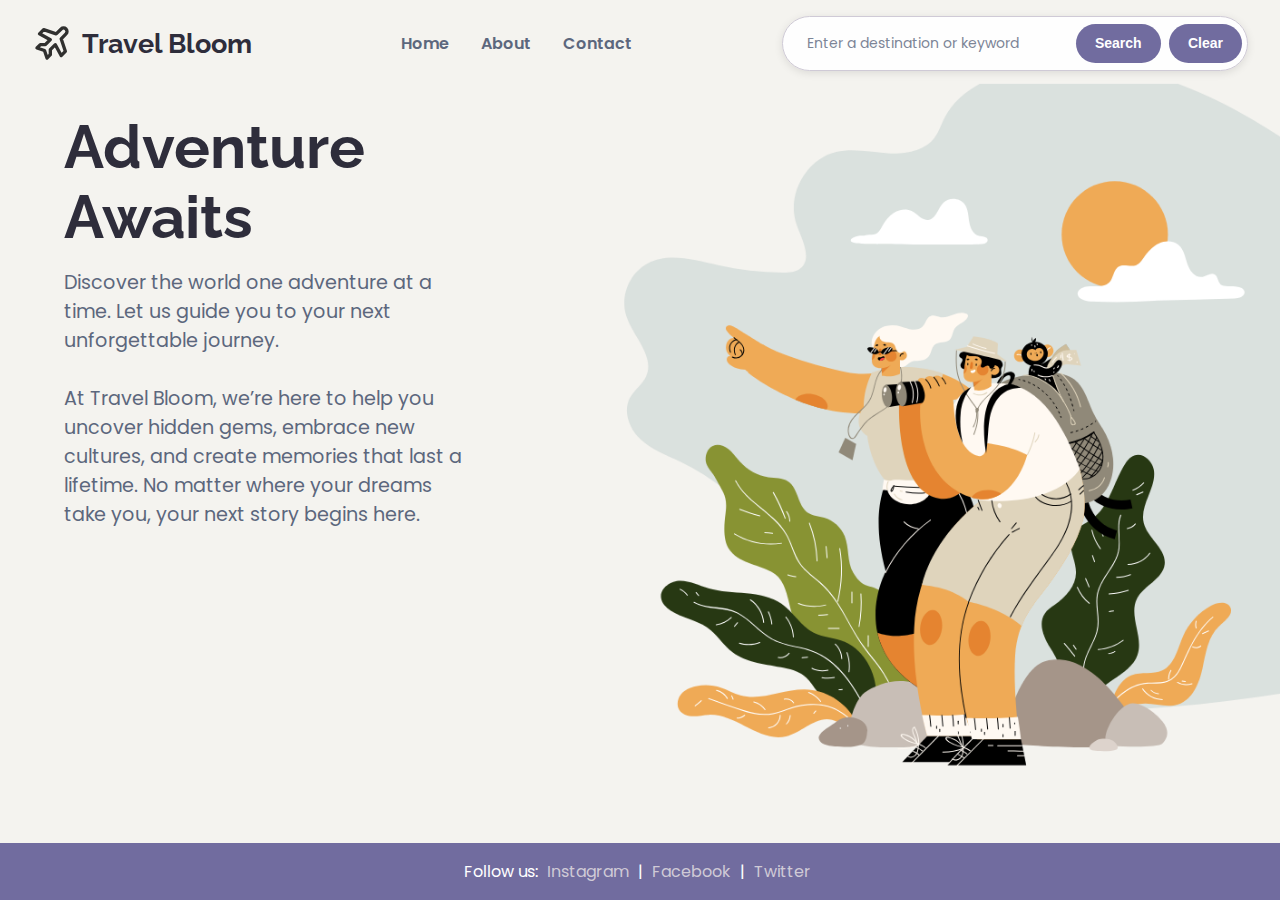
<file: index.html>
<!DOCTYPE html>
<html lang="en">
  <head>
    <meta charset="UTF-8" />
    <meta name="viewport" content="width=device-width, initial-scale=1.0" />
    <title>Travel Bloom</title>
    <link
      href="https://fonts.googleapis.com/css2?family=Poppins:wght@300;400;600&family=Raleway:wght@700&display=swap"
      rel="stylesheet" />
    <link rel="stylesheet" href="style.css" />
    <script src="script.js" defer></script>
    <link rel="icon" href="public/logo.svg" type="image/x-icon" />
  </head>
  <body>
    <nav class="navbar">
      <div class="nav-inner">
        <div class="nav-left">
          <img src="public/logo.svg" id="logo" />
          <span class="site-title">Travel Bloom</span>
        </div>

        <div class="nav-toggle" onclick="toggleNav()">☰</div>

        <div class="nav-center">
          <a href="index.html">Home</a>
          <a href="about.html">About</a>
          <a href="contact.html">Contact</a>
          <div class="search-wrapper-mobile">
            <div class="search-container">
              <input
                type="text"
                id="search-input-mobile"
                placeholder="Enter a destination or keyword" />
              <button onclick="search('mobile')">Search</button>
              <button onclick="reset()">Clear</button>
              <div id="search-results-mobile"></div>
            </div>
          </div>
        </div>
        <div class="nav-right">
          <div class="search-wrapper">
            <div class="search-container">
              <input
                type="text"
                id="search-input-desktop"
                placeholder="Enter a destination or keyword" />
              <button onclick="search('desktop')">Search</button>
              <button onclick="reset()">Clear</button>
            </div>
          </div>
        </div>
      </div>

      <div id="search-results"></div>
    </nav>

    <div class="layout-wrapper">
      <header class="hero">
        <div class="hero-content">
          <h1>Adventure Awaits</h1>
          <p>
            Discover the world one adventure at a time. Let us guide you to your
            next unforgettable journey. <br /><br />
            At Travel Bloom, we’re here to help you uncover hidden gems, embrace
            new cultures, and create memories that last a lifetime. No matter
            where your dreams take you, your next story begins here.
          </p>
        </div>
      </header>
    </div>

    <footer>
      <p>
        Follow us: <a href="#">Instagram</a> | <a href="#">Facebook</a> |
        <a href="#">Twitter</a>
      </p>
    </footer>
  </body>
</html>
</file>
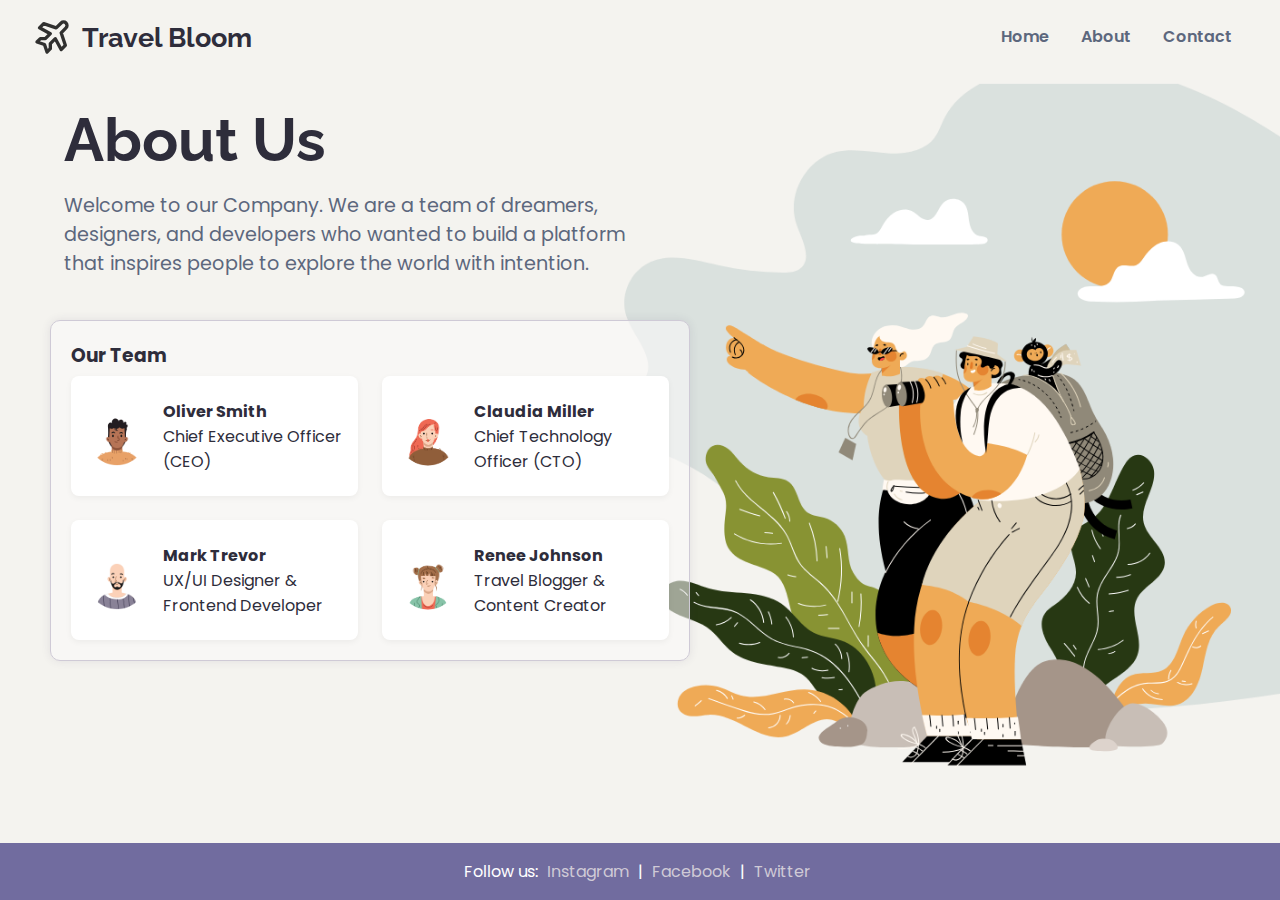
<file: about.html>
<!DOCTYPE html>
<html lang="en">
  <head>
    <meta charset="UTF-8" />
    <meta name="viewport" content="width=device-width, initial-scale=1.0" />
    <title>Travel Bloom</title>
    <link
      href="https://fonts.googleapis.com/css2?family=Poppins:wght@300;400;600&family=Raleway:wght@700&display=swap"
      rel="stylesheet" />
    <link rel="stylesheet" href="style.css" />
    <script src="script.js" defer></script>
    <link rel="icon" href="public/logo.svg" type="image/x-icon" />
  </head>
  <body>
    <nav class="navbar">
      <div class="nav-inner">
        <div class="nav-left">
          <img src="public/logo.svg" id="logo" />
          <span class="site-title">Travel Bloom</span>
        </div>

        <div class="nav-toggle" onclick="toggleNav()">☰</div>

        <div class="nav-center">
          <a href="index.html">Home</a>
          <a href="about.html">About</a>
          <a href="contact.html">Contact</a>
        </div>
      </div>
    </nav>

    <div class="layout-wrapper">
      <header class="hero">
        <div class="hero-content">
          <h1>About Us</h1>
          <p style="max-width: 600px">
            Welcome to our Company. We are a team of dreamers, designers, and
            developers who wanted to build a platform that inspires people to
            explore the world with intention.
          </p>
        </div>
      </header>
    </div>
    <div id="team-section"></div>

    <footer>
      <p>
        Follow us: <a href="#">Instagram</a> | <a href="#">Facebook</a> |
        <a href="#">Twitter</a>
      </p>
    </footer>
  </body>
</html>
</file>
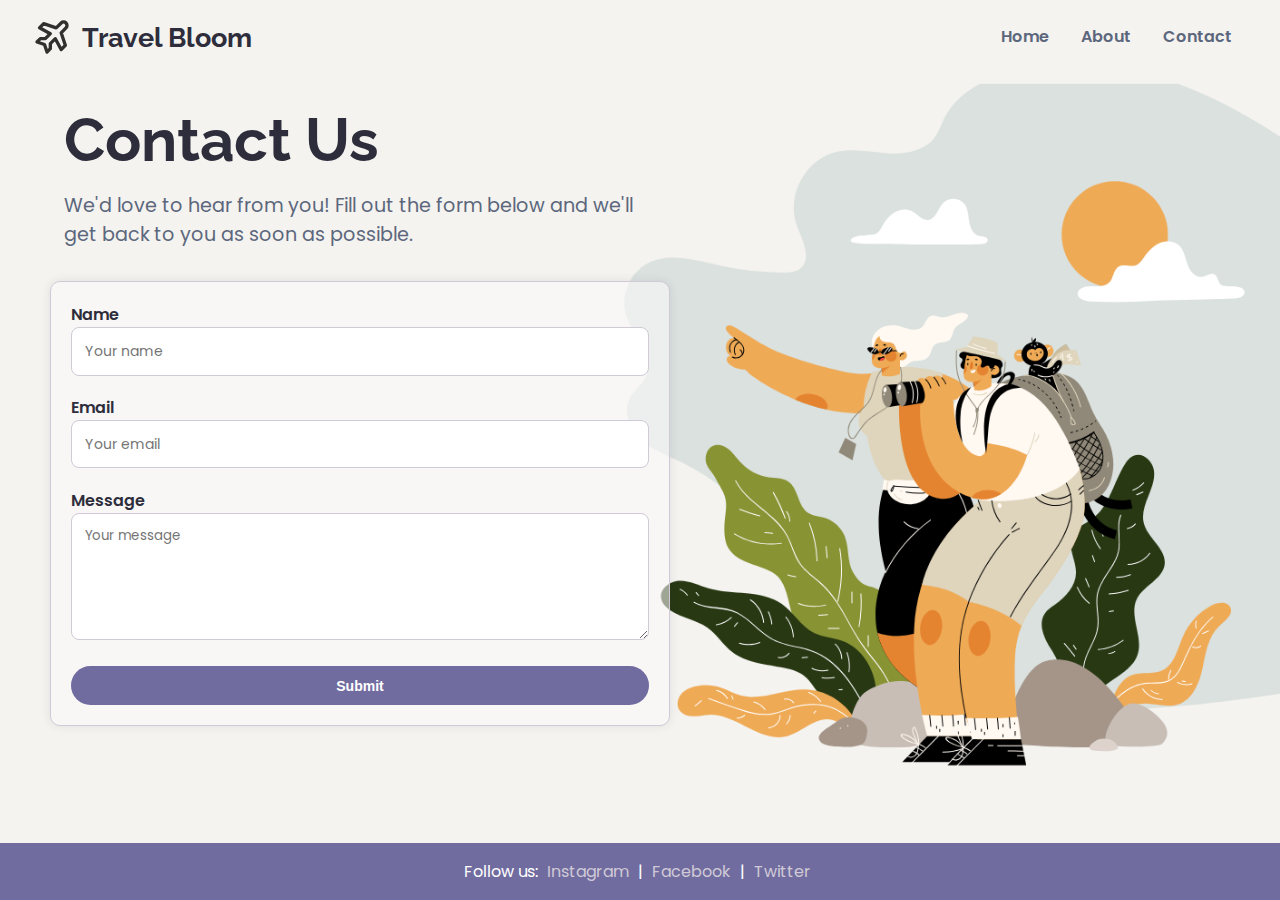
<file: contact.html>
<!DOCTYPE html>
<html lang="en">
  <head>
    <meta charset="UTF-8" />
    <meta name="viewport" content="width=device-width, initial-scale=1.0" />
    <title>Travel Bloom</title>
    <link
      href="https://fonts.googleapis.com/css2?family=Poppins:wght@300;400;600&family=Raleway:wght@700&display=swap"
      rel="stylesheet" />
    <link rel="stylesheet" href="style.css" />
    <script src="script.js" defer></script>
    <link rel="icon" href="public/logo.svg" type="image/x-icon" />
  </head>
  <body>
    <nav class="navbar">
      <div class="nav-inner">
        <div class="nav-left">
          <img src="public/logo.svg" id="logo" />
          <span class="site-title">Travel Bloom</span>
        </div>

        <div class="nav-toggle" onclick="toggleNav()">☰</div>

        <div class="nav-center">
          <a href="index.html">Home</a>
          <a href="about.html">About</a>
          <a href="contact.html">Contact</a>
        </div>
      </div>
    </nav>

    <div class="layout-wrapper">
      <header class="hero">
        <div class="hero-content">
          <h1>Contact Us</h1>
          <p style="max-width: 600px">
            We'd love to hear from you! Fill out the form below and we'll get
            back to you as soon as possible.
          </p>
        </div>
      </header>
    </div>

    <form onsubmit="event.preventDefault(); alert('Message sent!');">
      <div>
        <label for="name" class="form-label">Name</label><br />
        <input
          type="text"
          id="name"
          name="name"
          placeholder="Your name"
          class="form-input" />
      </div>

      <div>
        <label for="email" class="form-label">Email</label><br />
        <input
          type="email"
          id="email"
          name="email"
          placeholder="Your email"
          class="form-input" />
      </div>

      <div>
        <label for="message" class="form-label">Message</label><br />
        <textarea
          id="message"
          name="message"
          rows="5"
          placeholder="Your message"
          class="form-input"></textarea>
      </div>

      <button type="submit" style="width: 100%">Submit</button>
    </form>

    <footer>
      <p>
        Follow us: <a href="#">Instagram</a> | <a href="#">Facebook</a> |
        <a href="#">Twitter</a>
      </p>
    </footer>
  </body>
</html>
</file>
<file: style.css>
@import url("https://fonts.googleapis.com/css2?family=Poppins:wght@300;400;600&family=Raleway:wght@700&display=swap");

:root {
  --dark-purple: #2e2d3b;
  --purple: #716c9f;
  --yinmn-blue: #5c677d;
  --thistle: #cfcad6;
  --light-cream: #f4f3ef;
}

* {
  margin: 0;
  padding: 0;
  box-sizing: border-box;
}

body {
  font-family: "Poppins", sans-serif;
  background: url("public/background.png");
  background-size: 1200px;
  background-repeat: no-repeat;
  background-position: right center;
  background-color: var(--light-cream);
  color: var(--dark-purple);
  min-height: 100vh;
  user-select: none;
  display: flex;
  flex-direction: column;
}

input {
  font-family: "Poppins", sans-serif;
  padding: 0.7rem 1.2rem;
  font-size: 14px;
  border-radius: 25px;
  border: none;
  width: 280px;
  background-color: transparent;
  color: var(--dark-purple);
  outline: none;
}

button {
  padding: 0.7rem 1.2rem;
  font-size: 14px;
  border-radius: 20px;
  background-color: var(--purple);
  color: white;
  border: none;
  cursor: pointer;
  transition: all 0.3s ease;
  font-weight: 600;
  min-width: 70px;
}

button:hover {
  background-color: var(--dark-purple);
  transform: translateY(-1px);
  box-shadow: 0 4px 12px rgba(113, 108, 159, 0.3);
}

button:active {
  transform: translateY(0);
}

main {
  flex: 1;
  display: flex;
  flex-direction: column;
}

.layout-wrapper {
  display: flex;
  flex-wrap: wrap;
  padding: 2rem;
  gap: 2rem;
  overflow-y: auto;
  max-height: none;
}

.hero {
  flex: 2;
  min-width: 300px;
  display: flex;
  align-items: flex-start;
  text-align: left;
  padding: 0 2rem;
}

.hero-content h1 {
  font-size: 60px;
  font-family: "Raleway", sans-serif;
  font-weight: 700;
  color: var(--dark-purple);
  margin-bottom: 1rem;
  text-align: left;
  word-wrap: break-word;
  white-space: pre-wrap;
  max-width: 400px;
}

.hero-content p {
  font-size: 1.2rem;
  color: var(--yinmn-blue);
  margin: 0 auto;
  max-width: 400px;
}


footer {
  text-align: center;
  padding: 1rem;
  background-color: var(--purple);
  color: white;
  width: 100%;
  margin-top: auto;
}

footer a {
  color: var(--thistle);
  text-decoration: none;
  margin: 0 5px;
}

footer a:hover {
  opacity: 0.8;
}


/* NAVBAR */

nav {
  max-height: 80px;
}

.navbar {
  padding: 1rem 2rem;
  position: relative;
}

.nav-inner {
  display: flex;
  justify-content: space-between;
  align-items: center;
  flex-wrap: wrap;
}

.nav-left {
  display: flex;
  align-items: center;
  gap: 0.6rem;
  flex-shrink: 0;
}

#logo {
  height: 40px;
  fill: var(--dark-purple);
  opacity: 0.8;
}

.site-title {
  font-family: "Raleway", sans-serif;
  font-weight: 700;
  font-size: 1.7rem;
  color: var(--dark-purple);
  white-space: nowrap;
}

.nav-toggle {
  display: none;
  font-size: 1.8rem;
  cursor: pointer;
  color: var(--dark-purple);
  background: none;
  border: none;
  padding: 0.5rem;
  border-radius: 4px;
  transition: background-color 0.3s ease;
  z-index: 10;
}

.nav-center {
  display: flex;
  justify-content: flex-start;
}

.nav-center a {
  text-decoration: none;
  color: var(--yinmn-blue);
  font-weight: 600;
  font-size: 1rem;
  padding: 0.5rem 1rem;
  border-radius: 25px;
  transition: all 0.3s ease;
  position: relative;
}

.nav-center a:hover {
  color: var(--dark-purple);
  background-color: rgba(113, 108, 159, 0.1);
  transform: translateY(-2px);
}

.nav-center a::after {
  background-color: var(--purple);
  transition: all 0.3s ease;
  transform: translateX(-50%);
}

.nav-center a:hover::after {
  width: 80%;
}

.nav-right {
  display: flex;
  align-items: center;
  flex-shrink: 0;
}



/* SEARCH BAR */

.search-wrapper {
  position: relative;
}

.search-wrapper-mobile {
  display: none;
}

.search-container {
  display: flex;
  align-items: center;
  gap: 0.5rem;
  background-color: rgba(255, 255, 255, 0.9);
  border-radius: 30px;
  padding: 0.3rem;
  border: 1px solid var(--thistle);
  box-shadow: 0 2px 8px rgba(0, 0, 0, 0.1);
}

.search-container input::placeholder {
  color: var(--yinmn-blue);
  opacity: 0.8;
}

#search-results {
  position: absolute;
  right: 24px;
  top: 100%;
  display: none;
  width: 480px;
  max-height: calc(100vh - 150px);
  overflow-y: auto;
  background-color: white;
  border: 1px solid var(--thistle);
  border-radius: 10px;
  box-shadow: 0 4px 12px rgba(0, 0, 0, 0.1);
  padding: 16px;
  z-index: 10;
}

#search-results-mobile {
  display: none;
  width: 100%;
  max-height: 300px;
  overflow-y: auto;
  background-color: white;
  border: 1px solid var(--thistle);
  border-radius: 10px;
  box-shadow: 0 4px 12px rgba(0, 0, 0, 0.1);
  padding: 16px;
  margin-top: 1rem;
}



/* ABOUT US */

#team-section {
  background-color: rgba(252, 249, 249, 0.565);
  border: 1px solid var(--thistle);
  border-radius: 10px;
  padding: 20px;
  box-shadow: 0 0 10px rgba(61, 49, 91, 0.1);
  margin-left: 50px;
  width: 50%;
  margin-top: 10px;
  margin-bottom: 2rem;
}

.team-grid {
  display: grid;
  grid-template-columns: repeat(2, 1fr);
  gap: 1.5rem;
}

.team-member {
  display: flex;
  align-items: center;
  gap: 1rem;
  background-color: white;
  border-radius: 8px;
  padding: 0.8rem 1rem;
  box-shadow: 0 2px 6px rgba(0, 0, 0, 0.05);
  height: 120px;
  min-height: 120px;
  width: 100%;
}

.team-member img {
  width: 60px;
  height: 60px;
  border-radius: 50%;
  object-fit: cover;
}


/* CONTACT US */

form {
  background-color: rgba(252, 249, 249, 0.565);
  border: 1px solid var(--thistle);
  border-radius: 10px;
  box-shadow: 0 0 10px rgba(61, 49, 91, 0.1);
  margin-left: 50px;
  width: 620px;
  display: flex;
  flex-direction: column;
  gap: 1.2rem;
  padding: 20px;
}

textarea {
  font-family: "Poppins", sans-serif;
}

.form-input {
  padding: 0.8rem;
  border: 1px solid var(--thistle);
  border-radius: 8px;
  background-color: white;
  outline: none;
  width: 100%;
  max-width: 100%;
}

.form-label {
  font-weight: 600;
  color: var(--dark-purple);
  margin-bottom: 0.5rem;
}


/* MEDIA QUERIES */

@media screen and (max-width: 1010px) {
  .nav-toggle {
    display: block;
  }

  .toggle-wrapper {
    display: flex;
    align-items: center;
    gap: 1rem;
  }

  .nav-center {
    position: fixed;
    top: 80px;
    left: 0;
    width: 100%;
    height: calc(100vh - 80px);
    background-color: var(--light-cream);
    z-index: 9;
    display: none;
    flex-direction: column;
    align-items: center;
    padding-top: 2rem;
    overflow-y: auto;
  }

  .nav-center.active {
    display: flex;
  }

  .nav-center a {
    margin: 0.5rem 0;
    font-size: 1.2rem;
    padding: 0.5rem 1.5rem;
    width: 100%;
    text-align: center;
  }

  .nav-right {
    display: none;
  }

  .search-wrapper-mobile {
    display: block;
    width: 100%;
    max-width: 500px;
    padding: 0 1rem;
    box-sizing: border-box;
    margin: 0 auto;
  }

  .search-container {
    flex-direction: column;
    gap: 0.8rem;
    padding: 1rem;
    border-radius: 15px;
    width: 100%;
  }

  .search-container input {
    padding: 1rem 1.2rem;
    font-size: 16px;
  }

  .search-container button {
    width: 100%;
    padding: 1rem;
    font-size: 16px;
    border-radius: 10px;
  }

  .layout-wrapper {
    flex-direction: column;
  }

  form {
    width: 80%;
  }

  #search-results {
    display: none !important;
  }
}

@media screen and (max-height: 710px) {
  body {
    background-size: 1000px;
    background-position: right center;
  }

  form {
    flex-direction: row;
    justify-content: flex-start;
    flex-wrap: wrap;
    gap: 1rem;
  }

  form > div:nth-child(1),
  form > div:nth-child(2) {
    width: calc(50% - 0.5rem);
  }

  form > div:nth-child(3) {
    width: 100%;
  }

  form > button {
    width: 100%;
  }
}

@media screen and (max-width: 1200px) {
  #team-section {
    margin-left: 20px;
    width: 60%;
  }
}

@media screen and (max-width: 1010px) {
  #team-section {
    margin-left: 0;
    width: 100%;
    margin-top: 20px;
    margin-left: 1rem;
    margin-right: 1rem;
    width: calc(100% - 2rem);
  }

  .team-grid {
    grid-template-columns: 1fr;
    gap: 1rem;
  }

  .team-member {
    padding: 1rem;
    margin: 0 auto;
    max-width: 100%;
  }
}

@media screen and (max-width: 768px) {
  #team-section {
    padding: 15px;
    margin: 10px;
    width: calc(100% - 20px);
  }

  .team-member {
    flex-direction: row;
    text-align: left;
    padding: 1rem;
  }

  .team-member img {
    margin-bottom: 0;
    flex-shrink: 0;
  }
}

@media screen and (max-width: 480px) {
  #team-section {
    margin: 5px;
    padding: 10px;
    width: calc(100% - 10px);
  }

  .team-member {
    flex-direction: column;
    text-align: center;
    padding: 1rem 0.5rem;
  }

  .team-member img {
    margin-bottom: 0.5rem;
  }

  .team-member h3 {
    font-size: 1rem;
  }

  .team-member p {
    font-size: 0.9rem;
  }
}
</file>
